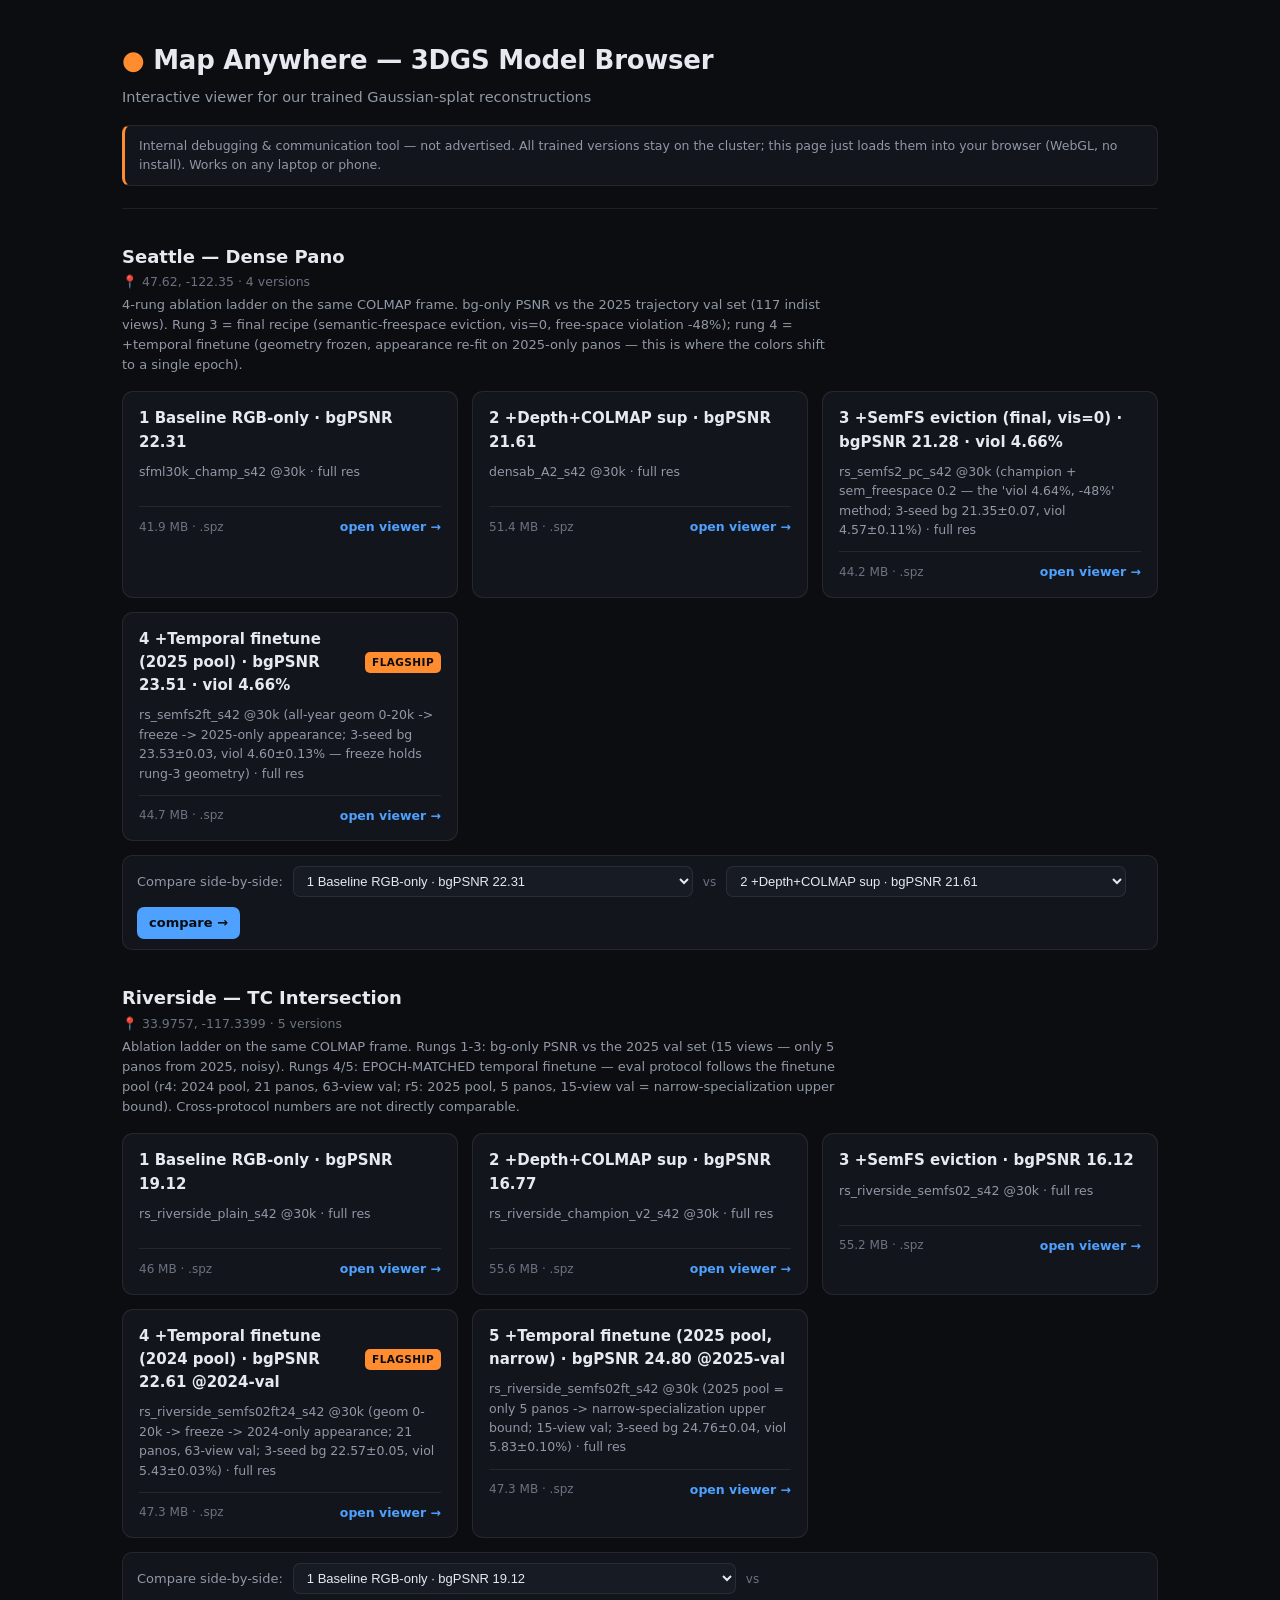
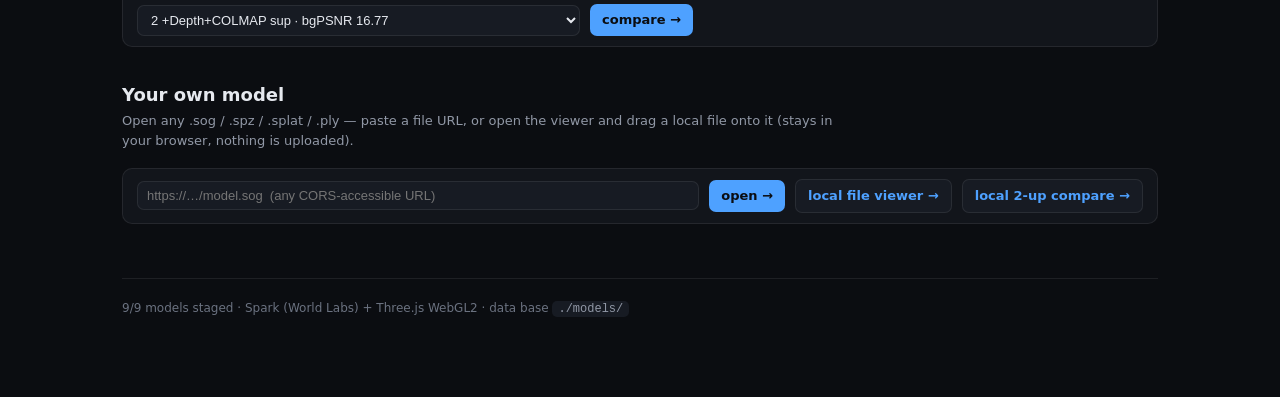
<file: index.html>
<!doctype html>
<html lang="en">
<head>
  <meta charset="utf-8" />
  <meta name="viewport" content="width=device-width, initial-scale=1" />
  <title>Map Anywhere — 3DGS Model Browser</title>
  <link rel="stylesheet" href="./styles.css" />
</head>
<body>
  <div class="wrap">
    <header>
      <h1><span class="dot">●</span> <span id="h-title">3DGS Model Browser</span></h1>
      <div class="sub" id="h-sub"></div>
      <div class="note">
        Internal debugging &amp; communication tool — not advertised. All trained versions stay on the
        cluster; this page just loads them into your browser (WebGL, no install). Works on any laptop or phone.
      </div>
    </header>
    <div id="scenes"></div>
    <footer id="foot"></footer>
  </div>
  <script type="module" src="./gallery.js"></script>
</body>
</html>
</file>
<file: styles.css>
:root {
  --bg: #0b0d11; --panel: #12151b; --panel2: #171b23; --line: rgba(255,255,255,.08);
  --text: #e6e9ef; --dim: #9198a6; --dim2: #6b7280; --accent: #ff8c2e; --accent2: #4ea1ff;
}
* { box-sizing: border-box; }
html, body { margin: 0; background: var(--bg); color: var(--text);
  font: 14px/1.55 ui-sans-serif, system-ui, -apple-system, "Segoe UI", Roboto, sans-serif; }
a { color: inherit; }

.wrap { max-width: 1080px; margin: 0 auto; padding: 40px 22px 80px; }

header { border-bottom: 1px solid var(--line); padding-bottom: 22px; margin-bottom: 30px; }
header h1 { margin: 0; font-size: 26px; letter-spacing: -.01em; }
header h1 .dot { color: var(--accent); }
header .sub { color: var(--dim); margin-top: 6px; font-size: 14.5px; }
.note { margin-top: 16px; background: var(--panel); border: 1px solid var(--line);
  border-left: 3px solid var(--accent); border-radius: 8px; padding: 10px 14px;
  color: var(--dim); font-size: 12.5px; }

.scene { margin-top: 34px; }
.scene h2 { font-size: 18px; margin: 0 0 2px; }
.scene .meta { color: var(--dim2); font-size: 12.5px; margin-bottom: 3px; }
.scene .blurb { color: var(--dim); font-size: 13px; max-width: 720px; margin-bottom: 16px; }

.grid { display: grid; grid-template-columns: repeat(auto-fill, minmax(250px, 1fr)); gap: 14px; }
.card { display: block; text-decoration: none; background: var(--panel); border: 1px solid var(--line);
  border-radius: 11px; padding: 15px 16px; transition: border-color .12s, transform .12s, background .12s; }
.card:hover { border-color: var(--accent2); background: var(--panel2); transform: translateY(-2px); }
.card .row1 { display: flex; align-items: center; gap: 8px; }
.card .label { font-weight: 650; font-size: 15px; }
.card .tag { font-size: 10.5px; text-transform: uppercase; letter-spacing: .04em;
  color: #0b0d11; background: var(--accent); border-radius: 5px; padding: 2px 7px; font-weight: 700; }
.card .metrics { color: var(--dim); font-size: 12.5px; margin-top: 8px; min-height: 2.6em; }
.card .foot { display: flex; justify-content: space-between; align-items: center;
  margin-top: 12px; padding-top: 10px; border-top: 1px solid var(--line); }
.card .size { color: var(--dim2); font-size: 12px; font-variant-numeric: tabular-nums; }
.card .open { color: var(--accent2); font-size: 12.5px; font-weight: 600; }
.card.missing { opacity: .45; pointer-events: none; }
.card.missing .open { color: var(--dim2); }

.cmp, .ownrow { display: flex; align-items: center; gap: 10px; flex-wrap: wrap;
  margin-top: 14px; background: var(--panel); border: 1px solid var(--line);
  border-radius: 10px; padding: 10px 14px; font-size: 13px; }
.cmp-t { color: var(--dim); }
.cmp-vs { color: var(--dim2); font-size: 12px; }
.cmp select, .ownrow input { background: var(--panel2); color: var(--text);
  border: 1px solid var(--line); border-radius: 7px; padding: 6px 9px; font-size: 13px; }
.ownrow input { flex: 1 1 260px; min-width: 200px; }
.cmp-go { text-decoration: none; color: #0b0d11; background: var(--accent2); font-weight: 650;
  border-radius: 7px; padding: 6px 12px; font-size: 13px; }
.cmp-go:hover { filter: brightness(1.1); }
.cmp-go.alt { background: var(--panel2); color: var(--accent2); border: 1px solid var(--line); }

footer { margin-top: 54px; padding-top: 20px; border-top: 1px solid var(--line);
  color: var(--dim2); font-size: 12px; }
footer code { background: var(--panel2); padding: 1px 6px; border-radius: 5px; color: var(--dim); }
</file>
